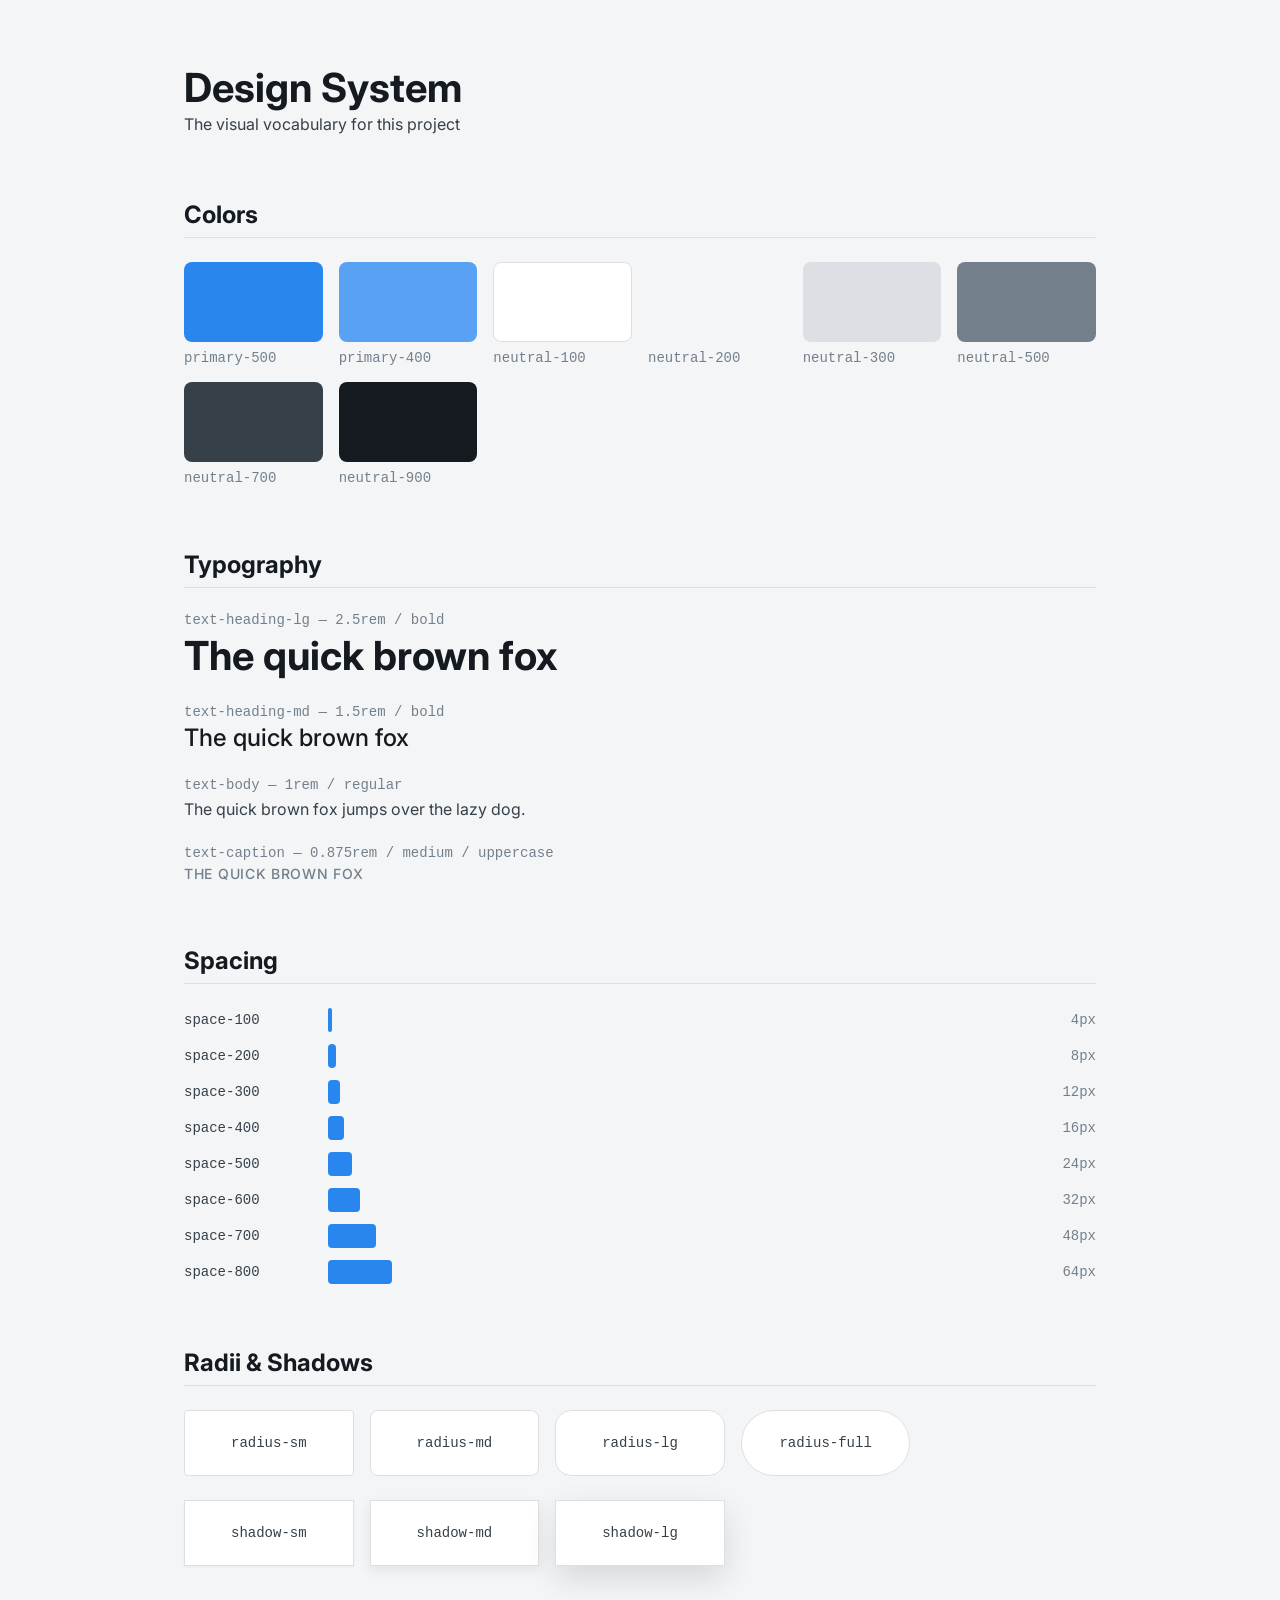
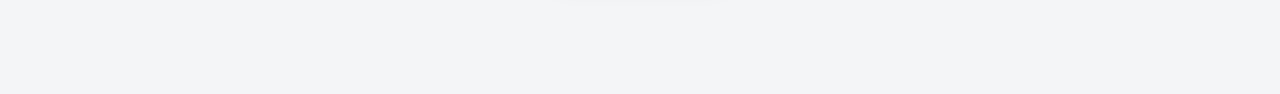
<file: design-system.html>
<!DOCTYPE html>
<html lang="en">
<head>
    <meta charset="UTF-8">
    <meta name="viewport" content="width=device-width, initial-scale=1.0">
    <link rel="preconnect" href="https://fonts.googleapis.com">
    <link rel="preconnect" href="https://fonts.gstatic.com" crossorigin>
    <link href="https://fonts.googleapis.com/css2?family=Inter:ital,opsz,wght@0,14..32,100..900;1,14..32,100..900&display=swap" rel="stylesheet">
    <link rel="stylesheet" href="css/reset.css">
    <link rel="stylesheet" href="css/tokens.css">
    <link rel="stylesheet" href="css/design-system.css">
    <title>GON Design System</title>
</head>
<body>
    <main class="ds">
        <header class="ds__header">
            <h1 class="text-heading-lg">Design System</h1>
            <p class="text-body">The visual vocabulary for this project</p>
        </header>
        <section class="ds__section">
            <h2 class="ds__section-title">Colors</h2>
            <div class="swatch-grid">
                <div class="swatch">
                    <div class="swatch__color" style="background: var(--color-primary-500);"></div>
                    <p class="swatch__name">primary-500</p>
                </div>
                <div class="swatch">
                    <div class="swatch__color" style="background: var(--color-primary-400);"></div>
                    <p class="swatch__name">primary-400</p>
                </div>
                <div class="swatch">
                    <div class="swatch__color" style="background: var(--color-neutral-100); border: 1px solid var(--color-neutral-300);"></div>
                    <p class="swatch__name">neutral-100</p>
                </div>
                <div class="swatch">
                    <div class="swatch__color" style="background: var(--color-neutral-200);"></div>
                    <p class="swatch__name">neutral-200</p>
                </div>
                <div class="swatch">
                    <div class="swatch__color" style="background: var(--color-neutral-300);"></div>
                    <p class="swatch__name">neutral-300</p>
                </div>
                <div class="swatch">
                    <div class="swatch__color" style="background: var(--color-neutral-500);"></div>
                    <p class="swatch__name">neutral-500</p>
                </div>
                <div class="swatch">
                    <div class="swatch__color" style="background: var(--color-neutral-700);"></div>
                    <p class="swatch__name">neutral-700</p>
                </div>
                <div class="swatch">
                    <div class="swatch__color" style="background: var(--color-neutral-900);"></div>
                    <p class="swatch__name">neutral-900</p>
                </div>
            </div>
        </section>
        <section class="ds__section">
            <h2 class="ds__section-title">Typography</h2>
            <div class="type-list">
                <div class="type-sample">
                    <p class="type-sample__meta">text-heading-lg — 2.5rem / bold</p>
                    <p class="text-heading-lg">The quick brown fox</p>
                </div>
                <div class="type-sample">
                    <p class="type-sample__meta">text-heading-md — 1.5rem / bold</p>
                    <p class="text-heading-md">The quick brown fox</p>
                </div>
                <div class="type-sample">
                    <p class="type-sample__meta">text-body — 1rem / regular</p>
                    <p class="text-body">The quick brown fox jumps over the lazy dog.</p>
                </div>
                <div class="type-sample">
                    <p class="type-sample__meta">text-caption — 0.875rem / medium / uppercase</p>
                    <p class="text-caption">The quick brown fox</p>
                </div>
            </div>
        </section>
        <section class="ds__section">
            <h2 class="ds__section-title">Spacing</h2>
            <div class="space-list">
                <div class="space-sample">
                    <p class="space-sample__name">space-100</p>
                    <div class="space-sample__bar" style="width: var(--space-100);"></div>
                    <p class="space-sample__value">4px</p>
                </div>
                <div class="space-sample">
                    <p class="space-sample__name">space-200</p>
                    <div class="space-sample__bar" style="width: var(--space-200);"></div>
                    <p class="space-sample__value">8px</p>
                </div>
                <div class="space-sample">
                    <p class="space-sample__name">space-300</p>
                    <div class="space-sample__bar" style="width: var(--space-300);"></div>
                    <p class="space-sample__value">12px</p>
                </div>
                <div class="space-sample">
                    <p class="space-sample__name">space-400</p>
                    <div class="space-sample__bar" style="width: var(--space-400);"></div>
                    <p class="space-sample__value">16px</p>
                </div>
                <div class="space-sample">
                    <p class="space-sample__name">space-500</p>
                    <div class="space-sample__bar" style="width: var(--space-500);"></div>
                    <p class="space-sample__value">24px</p>
                </div>
                <div class="space-sample">
                    <p class="space-sample__name">space-600</p>
                    <div class="space-sample__bar" style="width: var(--space-600);"></div>
                    <p class="space-sample__value">32px</p>
                </div>
                <div class="space-sample">
                    <p class="space-sample__name">space-700</p>
                    <div class="space-sample__bar" style="width: var(--space-700);"></div>
                    <p class="space-sample__value">48px</p>
                </div>
                <div class="space-sample">
                    <p class="space-sample__name">space-800</p>
                    <div class="space-sample__bar" style="width: var(--space-800);"></div>
                    <p class="space-sample__value">64px</p>
                </div>
            </div>
        </section>
        <section class="ds__section">
            <h2 class="ds__section-title">Radii & Shadows</h2>
            <div class="chip-grid">
                <div class="chip" style="border-radius: var(--radius-sm);">radius-sm</div>
                <div class="chip" style="border-radius: var(--radius-md);">radius-md</div>
                <div class="chip" style="border-radius: var(--radius-lg);">radius-lg</div>
                <div class="chip" style="border-radius: var(--radius-full);">radius-full</div>
            </div>
            <div class="chip-grid" style="margin-top: var(--space-500);">
                <div class="chip" style="box-shadow: var(--shadow-sm);">shadow-sm</div>
                <div class="chip" style="box-shadow: var(--shadow-md);">shadow-md</div>
                <div class="chip" style="box-shadow: var(--shadow-lg);">shadow-lg</div>
            </div>
        </section>
    </main>
</body>
</html>
</file>
<file: css/tokens.css>
:root {
    /* Primary colors - (100 = lightest, 900 = darkest) */
    --color-primary-500: hsl(212, 86%, 55%);    /* main brand blue */
    --color-primary-400: hsl(212, 86%, 65%);    /* lighter tint */
    
    /* Neutral colors - (100 = lightest, 900 = darkest) */
    --color-neutral-100: hsl(0, 0%, 100%);     /* white */
    --color-neutral-200: hsl(210, 20%, 96%);   /* page background */
    --color-neutral-300: hsl(210, 15%, 88%);   /* borders */
    --color-neutral-500: hsl(210, 10%, 50%);   /* muted text */
    --color-neutral-700: hsl(210, 15%, 25%);   /* body text */
    --color-neutral-900: hsl(210, 20%, 10%);   /* headings */

    /* Spacing scale */
    --space-100: 0.25rem;    /* 4px  */
    --space-200: 0.5rem;     /* 8px  */
    --space-300: 0.75rem;    /* 12px */
    --space-400: 1rem;       /* 16px */
    --space-500: 1.5rem;     /* 24px */
    --space-600: 2rem;       /* 32px */
    --space-700: 3rem;       /* 48px */
    --space-800: 4rem;       /* 64px */

    /* Font family */
    --font-family-base: 'Inter', system-ui, sans-serif;

    /* Font sizes */
    --font-size-100: 0.75rem;      /* 12px — captions */
    --font-size-200: 0.875rem;     /* 14px — small text */
    --font-size-300: 1rem;         /* 16px — body */
    --font-size-400: 1.25rem;      /* 20px — subheadings */
    --font-size-500: 1.5rem;       /* 24px — h3 */
    --font-size-600: 2rem;         /* 32px — h2 */
    --font-size-700: 2.5rem;       /* 40px — h1 */

    /* Font weights */
    --font-weight-regular: 400;
    --font-weight-medium: 500;
    --font-weight-bold: 700;

    /* Line heights */
    --line-height-tight: 1.2;
    --line-height-base: 1.5;

    /* Border radius */
    --radius-sm: 0.25rem;    /* 4px  */
    --radius-md: 0.5rem;     /* 8px  */
    --radius-lg: 1rem;       /* 16px */
    --radius-full: 9999px;   /* pill / circle */

    /* Shadows */
    --shadow-sm: 0 1px 2px rgba(0, 0, 0, 0.05);
    --shadow-md: 0 4px 12px rgba(0, 0, 0, 0.08);
    --shadow-lg: 0 12px 32px rgba(0, 0, 0, 0.12);
}


body {
    font-family: var(--font-family-base);
    font-size: var(--font-size-300);
    color: var(--color-neutral-700);
    background-color: var(--color-neutral-200);
}

/* Typography presets */
.text-heading-lg {
    font-size: var(--font-size-700);
    font-weight: var(--font-weight-bold);
    line-height: var(--line-height-tight);
    color: var(--color-neutral-900);
}

.text-heading-md {
    font-size: var(--font-size-500);
    font-weight: var(--font-weight-medium);
    line-height: var(--line-height-tight);
    color: var(--color-neutral-900);
}

.text-body {
    font-size: var(--font-size-300);
    font-weight: var(--font-weight-regular);
    line-height: var(--line-height-base);
}

.text-caption {
    font-size: var(--font-size-200);
    font-weight: var(--font-weight-medium);
    color: var(--color-neutral-500);
    text-transform: uppercase;
    letter-spacing: 0.05em;
}
</file>
<file: css/design-system.css>
.ds {
    max-width: 60rem;
    margin: 0 auto;
    padding: var(--space-800) var(--space-500);
}

.ds__header {
    margin-bottom: var(--space-800);
}

.ds__section {
    margin-bottom: var(--space-800);
}

.ds__section-title {
    font-size: var(--font-size-500);
    font-weight: var(--font-weight-bold);
    color: var(--color-neutral-900);
    margin-bottom: var(--space-500);
    padding-bottom: var(--space-200);
    border-bottom: 1px solid var(--color-neutral-300);
}

/* COLORS */

.swatch-grid {
    display: grid;
    grid-template-columns: repeat(auto-fill, minmax(8rem, 1fr));
    gap: var(--space-400);
}

.swatch__color {
    width: 100%;
    height: 5rem;
    border-radius: var(--radius-md);
    margin-bottom: var(--space-200);
}

.swatch__name {
    font-size: var(--font-size-200);
    color: var(--color-neutral-500);
    font-family: monospace;
}

/* TYPOGRAPHY */

.type-list {
    display: flex;
    flex-direction: column;
    gap: var(--space-500);
}

.type-sample__meta {
    font-family: monospace;
    font-size: var(--font-size-200);
    color: var(--color-neutral-500);
    margin-bottom: var(--space-100);
}

/* SPACING */
.space-list {
    display: flex;
    flex-direction: column;
    gap: var(--space-300);
}

.space-sample {
    display: grid;
    grid-template-columns: 8rem 1fr auto;
    gap: var(--space-400);
    align-items: center;
}

.space-sample__name {
    font-family: monospace;
    font-size: var(--font-size-200);
    color: var(--color-neutral-700);
}

.space-sample__bar {
    height: 1.5rem;
    background: var(--color-primary-500);
    border-radius: var(--radius-sm);
}

.space-sample__value {
    font-family: monospace;
    font-size: var(--font-size-200);
    color: var(--color-neutral-500);
}

/* RADII & SHADOWS */

.chip-grid {
    display: grid;
    grid-template-columns: repeat(auto-fill, minmax(10rem, 1fr));
    gap: var(--space-400);
}

.chip {
    padding: var(--space-500);
    background: var(--color-neutral-100);
    border: 1px solid var(--color-neutral-300);
    text-align: center;
    font-family: monospace;
    font-size: var(--font-size-200);
    color: var(--color-neutral-700);
}
</file>
